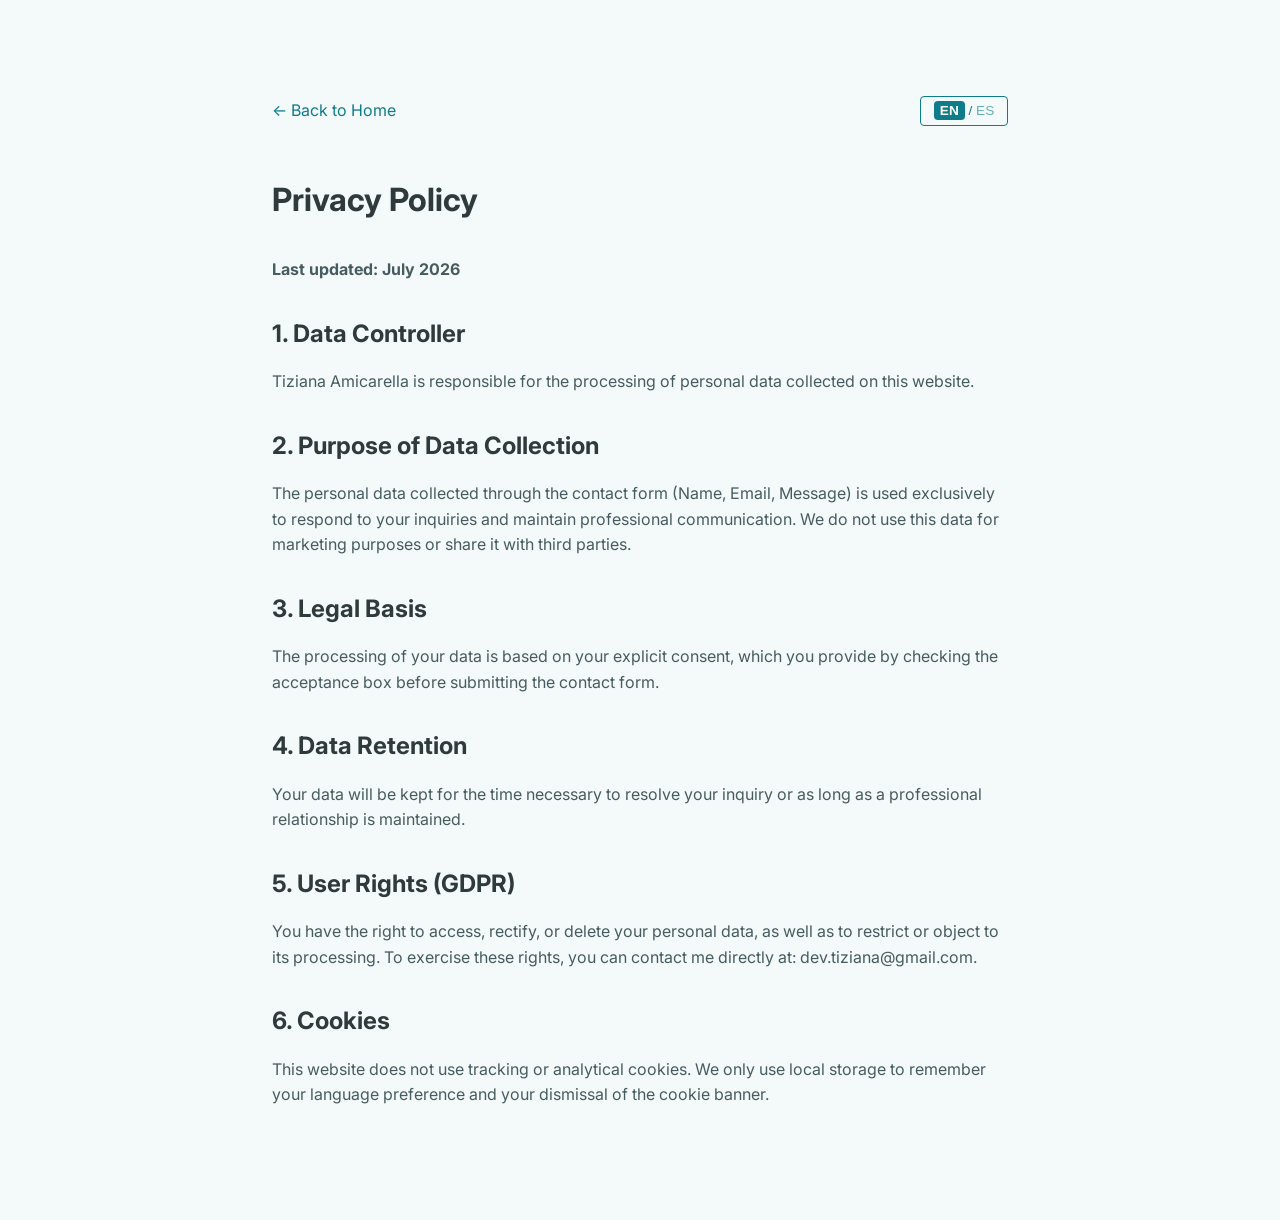
<file: privacy.html>
<!doctype html>
<html lang="en">
  <head>
    <meta charset="UTF-8" />
    <meta name="viewport" content="width=device-width, initial-scale=1.0" />
    <title>Privacy Policy | Tiziana Amicarella</title>
    <link rel="icon" href="favicon.ico" type="image/png" sizes="32x32" />
    <link
      rel="shortcut icon"
      href="favicon.ico"
      type="image/png"
      sizes="32x32"
    />
    <link rel="stylesheet" href="css/styles.css" />
    <link
      href="https://fonts.googleapis.com/css2?family=Inter:wght@300;400;500;600;700&display=swap"
      rel="stylesheet"
    />
    <style>
      .privacy-content {
        max-width: 800px;
        margin: 4rem auto;
        padding: 2rem;
        background: var(--bg-main);
        color: var(--text-primary);
      }
      .privacy-content h1 {
        margin-bottom: 2rem;
      }
      .privacy-content h2 {
        margin-top: 2rem;
        margin-bottom: 1rem;
      }
      .privacy-content p {
        margin-bottom: 1rem;
        color: var(--text-secondary);
      }
      .back-link {
        margin-bottom: 2rem;
        display: inline-block;
        color: var(--accent);
        text-decoration: none;
      }
      .back-link:hover {
        text-decoration: underline;
      }

      /* Language Toggle Active State */
      .lang-btn span {
        opacity: 0.6;
        transition: all 0.3s ease;
      }
      .lang-btn span.active {
        opacity: 1;
        font-weight: bold;
        background: var(--accent);
        color: #fff;
        padding: 2px 6px;
        border-radius: 4px;
      }
    </style>
  </head>
  <body class="lang-en-active">
    <main class="privacy-content">
      <div
        style="
          display: flex;
          justify-content: space-between;
          align-items: center;
          margin-bottom: 2rem;
          border-bottom: 1px solid var(--border-color);
          padding-bottom: 1rem;
        "
      >
        <a href="index.html" class="back-link" style="margin-bottom: 0"
          >&larr; <span class="lang-en">Back to Home</span
          ><span class="lang-es">Volver al Inicio</span></a
        >
        <button
          id="langToggle"
          class="lang-btn"
          style="
            background: transparent;
            border: 1px solid var(--accent);
            color: var(--accent);
            padding: 0.4rem 0.8rem;
            border-radius: 4px;
            cursor: pointer;
            font-weight: 500;
          "
        >
          <span class="en-text active">EN</span> /
          <span class="es-text">ES</span>
        </button>
      </div>

      <div class="lang-en">
        <h1>Privacy Policy</h1>
        <p><strong>Last updated: July 2026</strong></p>

        <h2>1. Data Controller</h2>
        <p>
          Tiziana Amicarella is responsible for the processing of personal data
          collected on this website.
        </p>

        <h2>2. Purpose of Data Collection</h2>
        <p>
          The personal data collected through the contact form (Name, Email,
          Message) is used exclusively to respond to your inquiries and maintain
          professional communication. We do not use this data for marketing
          purposes or share it with third parties.
        </p>

        <h2>3. Legal Basis</h2>
        <p>
          The processing of your data is based on your explicit consent, which
          you provide by checking the acceptance box before submitting the
          contact form.
        </p>

        <h2>4. Data Retention</h2>
        <p>
          Your data will be kept for the time necessary to resolve your inquiry
          or as long as a professional relationship is maintained.
        </p>

        <h2>5. User Rights (GDPR)</h2>
        <p>
          You have the right to access, rectify, or delete your personal data,
          as well as to restrict or object to its processing. To exercise these
          rights, you can contact me directly at: dev.tiziana@gmail.com.
        </p>

        <h2>6. Cookies</h2>
        <p>
          This website does not use tracking or analytical cookies. We only use
          local storage to remember your language preference and your dismissal
          of the cookie banner.
        </p>
      </div>

      <div class="lang-es">
        <h1>Política de Privacidad</h1>
        <p><strong>Última actualización: Julio 2026</strong></p>

        <h2>1. Responsable del Tratamiento</h2>
        <p>
          Tiziana Amicarella es el responsable del tratamiento de los datos
          personales recogidos en esta web.
        </p>

        <h2>2. Finalidad de los Datos</h2>
        <p>
          Los datos personales recogidos a través del formulario de contacto
          (Nombre, Email, Mensaje) se utilizan exclusivamente para responder a
          tus consultas y mantener comunicación profesional. No usamos estos
          datos para marketing ni los compartimos con terceros.
        </p>

        <h2>3. Base Legitimadora</h2>
        <p>
          El tratamiento de tus datos se basa en tu consentimiento explícito, el
          cual otorgas al marcar la casilla de aceptación antes de enviar el
          formulario.
        </p>

        <h2>4. Conservación de los Datos</h2>
        <p>
          Tus datos se conservarán durante el tiempo necesario para resolver tu
          consulta o mientras se mantenga una relación profesional.
        </p>

        <h2>5. Derechos del Usuario (RGPD)</h2>
        <p>
          Tienes derecho a acceder, rectificar o suprimir tus datos personales,
          así como a limitar u oponerte a su tratamiento. Para ejercer estos
          derechos, puedes contactarme en: dev.tiziana@gmail.com.
        </p>

        <h2>6. Cookies</h2>
        <p>
          Esta web no utiliza cookies analíticas ni de rastreo. Solo utilizamos
          almacenamiento local para recordar tu preferencia de idioma y si has
          ocultado el aviso de cookies.
        </p>
      </div>
    </main>

    <script src="js/script.js"></script>
  </body>
</html>
</file>
<file: css/styles.css>
:root {
  /* Sidebar en petróleo oscuro */
  --bg-sidebar: #12373d;
  --text-sidebar-primary: #f3fafb;
  --text-sidebar-secondary: #cfe6e9;

  /* Contenido principal y fondos suaves (tintados de teal) */
  --bg-main: #f4f9fa;
  --bg-main-alt: #e8f2f4;
  --bg-card: #fdffff;

  --text-primary: #2f3a3c;
  --text-secondary: #475c60;

  /* Acento sobre fondos claros (botones, fechas, bordes) */
  --accent: #0f7c8a;
  --accent-hover: #0b6470;

  /* Acento sobre la sidebar oscura (iconos, hover, avatar) */
  --accent-sidebar: #aab4ff;

  --border: #d9e8ea;
  --border-sidebar: rgba(255, 255, 255, 0.22);

  --font-sans: "Inter", sans-serif;
}

* {
  margin: 0;
  padding: 0;
  box-sizing: border-box;
}

html {
  scroll-behavior: smooth;
}

body {
  font-family: var(--font-sans);
  background-color: var(--bg-main);
  color: var(--text-primary);
  line-height: 1.6;
  display: flex;
  min-height: 100vh;
}

/* Multi-language Logic via CSS */
body.lang-en-active .lang-es {
  display: none !important;
}

body.lang-es-active .lang-en {
  display: none !important;
}

/* Sidebar */
.sidebar {
  width: 320px;
  background-color: var(--bg-sidebar);
  color: var(--text-sidebar-primary);
  position: fixed;
  height: 100vh;
  display: flex;
  flex-direction: column;
  padding: 2rem;
  z-index: 100;
  overflow-y: auto;
}

.sidebar-top {
  display: flex;
  justify-content: flex-end;
  align-items: center;
  margin-bottom: 1rem;
  width: 100%;
}

.mobile-menu-btn {
  display: none;
  background: transparent;
  border: 1px solid var(--border-sidebar);
  color: var(--text-sidebar-primary);
  padding: 0.4rem 0.8rem;
  border-radius: 4px;
  cursor: pointer;
  font-size: 1rem;
  transition: all 0.2s;
}

.mobile-menu-btn:hover {
  background: rgba(255, 255, 255, 0.08);
}

.lang-toggle-container {
  display: flex;
  justify-content: flex-end;
}

.lang-btn {
  background: transparent;
  border: 1px solid var(--border-sidebar);
  color: var(--text-sidebar-secondary);
  padding: 0.4rem 0.8rem;
  border-radius: 4px;
  cursor: pointer;
  font-size: 0.85rem;
  font-weight: 600;
  transition: all 0.2s;
}

.lang-btn:hover {
  border-color: var(--text-sidebar-primary);
}

.lang-btn .active {
  color: var(--text-sidebar-primary);
}

.profile {
  text-align: center;
  margin-bottom: 2rem;
  display: flex;
  flex-direction: column;
  align-items: center;
}

.avatar {
  width: 165px;
  height: 165px;
  min-width: 165px;
  min-height: 165px;
  border-radius: 50%;
  object-fit: cover;
  object-position: center 24%;
  border: 3px solid var(--accent-sidebar);
  margin-bottom: 1rem;
  display: block;
  image-rendering: auto;
  background: rgba(170, 180, 255, 0.2);
  transform: translateZ(0);
  -webkit-backface-visibility: hidden;
  backface-visibility: hidden;
  box-shadow: 0 8px 24px rgba(18, 55, 61, 0.25);
}

.profile h1 {
  font-size: 1.4rem;
  font-weight: 600;
  margin-bottom: 0.3rem;
}

.profile .title {
  color: var(--text-sidebar-secondary);
  font-size: 0.9rem;
  margin-bottom: 1rem;
}

.badge {
  display: inline-block;
  padding: 0.4rem 0.8rem;
  background: rgba(170, 180, 255, 0.18);
  color: var(--accent-sidebar);
  border-radius: 20px;
  font-size: 0.8rem;
  font-weight: 500;
  position: relative; /* added for subbadge positioning */
}

.subbadge {
  position: absolute;
  top: -8px;
  right: -8px;
  font-size: 0.65rem;
  background: var(--accent);
  color: #fff;
  width: 20px;
  height: 20px;
  display: flex;
  align-items: center;
  justify-content: center;
  border-radius: 50%;
  box-shadow: 0 2px 4px rgba(0, 0, 0, 0.2);
  cursor: help;
}

.side-nav {
  display: flex;
  flex-direction: column;
  gap: 0.5rem;
  flex-grow: 1;
}

.side-nav a {
  text-decoration: none;
  color: var(--text-sidebar-secondary);
  padding: 0.8rem 1rem;
  border-radius: 8px;
  transition: all 0.2s ease;
  display: flex;
  align-items: center;
  gap: 1rem;
  font-weight: 500;
}

.side-nav a:hover,
.side-nav a.active {
  background-color: rgba(255, 255, 255, 0.08);
  color: var(--text-sidebar-primary);
}

.side-nav a i {
  width: 20px;
  text-align: center;
  color: var(--accent-sidebar);
}

.contact-links {
  margin-top: auto;
  display: flex;
  flex-direction: column;
  gap: 0.8rem;
  padding-top: 2rem;
  border-top: 1px solid var(--border-sidebar);
}

.contact-links a {
  text-decoration: none;
  color: var(--text-sidebar-secondary);
  font-size: 0.9rem;
  display: flex;
  align-items: center;
  gap: 0.8rem;
  transition: color 0.2s;
}

.contact-links a:hover {
  color: var(--accent-sidebar);
}

/* Main Content */
.main-content {
  margin-left: 320px;
  flex-grow: 1;
  padding: 6rem 10% 4rem 10%; /* Increased top padding for top bar */
  background-color: var(--bg-main);
}

/* Top Bar */
.top-bar {
  position: fixed;
  top: 0;
  left: 320px;
  width: calc(100% - 320px);
  background: rgba(255, 255, 255, 0.95);
  backdrop-filter: blur(5px);
  padding: 1rem 2.5rem;
  display: flex;
  justify-content: space-between;
  align-items: center;
  z-index: 90;
  box-shadow: 0 2px 10px rgba(0, 0, 0, 0.05);
  border-bottom: 1px solid var(--border);
}

.top-certs {
  display: flex;
  gap: 1rem;
  align-items: center;
}

.cert-badge-link {
  display: inline-flex;
  align-items: center;
  gap: 0.4rem;
  padding: 0.3rem 0.6rem;
  background: rgba(15, 124, 138, 0.12);
  color: #0b6470;
  border-radius: 20px;
  font-size: 0.8rem;
  font-weight: 500;
  text-decoration: none;
  transition:
    transform 0.2s,
    background 0.2s;
  flex-shrink: 0;
}

.cert-badge-link:hover {
  transform: scale(1.05);
  background: rgba(15, 124, 138, 0.22);
}

.cert-badge-img {
  width: 22px;
  height: 22px;
  border-radius: 3px;
  object-fit: contain;
}

.top-download {
  display: flex;
  align-items: center;
}

.flag-link {
  text-decoration: none;
  font-size: 1.4rem;
  margin: 0 0.3rem;
  transition: transform 0.2s;
  display: inline-block;
}

.flag-link:hover {
  transform: scale(1.15);
}

.section {
  margin-bottom: 5rem;
  scroll-margin-top: 6rem; /* Offsets scroll to account for the fixed top bar */
}

.section-title {
  font-size: 1.8rem;
  font-weight: 700;
  margin-bottom: 2rem;
  color: var(--text-primary);
  border-bottom: 2px solid var(--bg-main-alt);
  padding-bottom: 0.5rem;
  display: inline-block;
}

.text-content p {
  margin-bottom: 1rem;
  color: var(--text-secondary);
  font-size: 1.05rem;
}

.text-content ul {
  margin-top: 1rem;
  margin-left: 1.5rem;
  color: var(--text-secondary);
}

.text-content li {
  margin-bottom: 0.5rem;
}

/* Skills */
.skills-grid {
  display: grid;
  grid-template-columns: repeat(auto-fit, minmax(240px, 1fr));
  gap: 1.5rem;
}

.skill-group {
  background: var(--bg-main-alt);
  border: 1px solid var(--border);
  border-radius: 8px;
  padding: 1.5rem;
  transition:
    transform 0.2s ease,
    border-color 0.2s ease,
    box-shadow 0.2s ease;
}

.skill-group:hover {
  transform: translateY(-2px);
  border-color: rgba(15, 124, 138, 0.45);
  box-shadow: 0 8px 20px rgba(15, 23, 42, 0.08);
}

.skill-group h3 {
  margin-bottom: 1rem;
  font-size: 1.08rem;
  color: var(--text-primary);
  letter-spacing: 0.02em;
}

.tags {
  display: flex;
  flex-wrap: wrap;
  gap: 0.5rem;
}

.tags span {
  display: inline-flex;
  align-items: center;
  background: #ffffff;
  border: 1px solid var(--border);
  padding: 0.4rem 0.8rem;
  border-radius: 4px;
  font-size: 0.82rem;
  color: var(--text-secondary);
  line-height: 1.2;
}

.tags span:hover {
  border-color: rgba(15, 124, 138, 0.5);
  color: var(--text-primary);
}

.tags i {
  margin-right: 0.5rem;
  min-width: 12px;
}

/* Timeline (Experience / Education) */
.timeline {
  position: relative;
  max-width: 800px;
}

.timeline::before {
  content: "";
  position: absolute;
  left: 15px;
  top: 0;
  bottom: 0;
  width: 2px;
  background: var(--border);
}

.timeline-item {
  position: relative;
  padding-left: 3rem;
  margin-bottom: 3rem;
}

.timeline-item::before {
  content: "";
  position: absolute;
  left: 8px;
  top: 5px;
  width: 16px;
  height: 16px;
  border-radius: 50%;
  background: #ffffff;
  border: 2px solid var(--accent);
}

.timeline-meta {
  margin-bottom: 0.5rem;
}

.timeline-date {
  color: var(--accent);
  font-weight: 600;
  font-size: 0.9rem;
}

.timeline-body h3 {
  font-size: 1.2rem;
  color: var(--text-primary);
  margin-bottom: 0.2rem;
}

.timeline-body h4 {
  color: var(--text-secondary);
  font-weight: 500;
  margin-bottom: 1rem;
}

.project-card {
  background: #ffffff;
  border: 1px solid var(--border);
  border-radius: 8px;
  padding: 1.5rem;
  box-shadow: 0 4px 6px -1px rgba(0, 0, 0, 0.05);
}

.project-header h3 {
  font-size: 1.1rem;
  margin-bottom: 0.8rem;
  color: var(--text-primary);
}

.project-card p {
  color: var(--text-secondary);
  font-size: 0.95rem;
}

/* Contact */
.contact-grid {
  display: grid;
  grid-template-columns: 1fr 1fr;
  gap: 3rem;
}

.contact-detail {
  display: flex;
  align-items: center;
  gap: 1rem;
  color: var(--text-primary);
  margin-bottom: 1rem;
}

.contact-detail i {
  color: var(--accent);
}

.social-row {
  display: flex;
  gap: 1rem;
  margin-top: 1rem;
}

.social-row a {
  color: var(--text-secondary);
  font-size: 1.5rem;
  transition: color 0.2s;
}

.social-row a:hover {
  color: var(--accent);
}

.contact-form {
  display: flex;
  flex-direction: column;
  gap: 1rem;
}

.contact-form input,
.contact-form textarea {
  width: 100%;
  border: 1px solid var(--border);
  padding: 0.8rem;
  border-radius: 4px;
  font-family: var(--font-sans);
  font-size: 1rem;
}

.contact-form input:focus,
.contact-form textarea:focus {
  outline: none;
  border-color: var(--accent);
}

.contact-form button {
  background: var(--accent);
  color: #fff;
  border: none;
  padding: 1rem;
  border-radius: 4px;
  font-size: 1rem;
  font-weight: 600;
  cursor: pointer;
  transition: background 0.2s;
}

.contact-form button:hover {
  background: var(--accent-hover);
}

/* Responsive */
@media (max-width: 1024px) {
  .main-content {
    padding: 4rem 5%;
  }
  .contact-grid {
    grid-template-columns: 1fr;
  }
}

@media (max-width: 768px) {
  body {
    flex-direction: column;
  }
  .sidebar {
    width: 100%;
    height: auto;
    position: relative;
    padding: 1.5rem;
  }
  .sidebar-top {
    justify-content: space-between;
    margin-bottom: 0.5rem;
  }
  .mobile-menu-btn {
    display: inline-flex;
    align-items: center;
    gap: 0.5rem;
  }
  .side-nav {
    display: none;
    flex-direction: column;
    gap: 0.4rem;
    margin-top: 1.5rem;
    padding-top: 1rem;
    border-top: 1px solid var(--border-sidebar);
    animation: slideDown 0.3s ease-in-out;
  }
  .side-nav.active {
    display: flex;
  }
  .top-bar {
    position: relative;
    left: 0;
    width: 100%;
    flex-direction: column;
    justify-content: center;
    gap: 1rem;
    padding: 1rem;
  }
  .main-content {
    margin-left: 0;
    padding: 2rem 5%;
  }
}

@keyframes slideDown {
  from {
    opacity: 0;
    transform: translateY(-8px);
  }
  to {
    opacity: 1;
    transform: translateY(0);
  }
}

/* GDPR & Cookie Banner */
.gdpr-checkbox {
  display: flex;
  align-items: flex-start;
  gap: 0.5rem;
  margin-bottom: 0.5rem;
}

.gdpr-checkbox input {
  width: auto;
  margin-top: 0.3rem;
  cursor: pointer;
}

.captcha-group {
  display: flex;
  flex-direction: column;
  gap: 0.5rem;
  margin-bottom: 0.5rem;
}

.captcha-group label {
  font-size: 0.9rem;
  color: var(--text-primary);
  font-weight: 500;
}

.captcha-group input {
  width: 150px;
}

.gdpr-checkbox label {
  font-size: 0.85rem;
  color: var(--text-secondary);
  line-height: 1.4;
}

.gdpr-checkbox a {
  color: var(--accent);
  text-decoration: none;
}

.gdpr-checkbox a:hover {
  text-decoration: underline;
}

.cookie-banner {
  position: fixed;
  bottom: -100px;
  left: 0;
  width: 100%;
  background-color: var(--bg-sidebar);
  color: var(--text-sidebar-primary);
  padding: 1rem 2rem;
  display: flex;
  justify-content: space-between;
  align-items: center;
  gap: 2rem;
  z-index: 1000;
  box-shadow: 0 -4px 10px rgba(0, 0, 0, 0.1);
  transition: bottom 0.4s ease-in-out;
}

.cookie-banner.show {
  bottom: 0;
}

.cookie-content {
  font-size: 0.9rem;
  color: var(--text-sidebar-secondary);
}

.cookie-btn {
  background: var(--accent-sidebar);
  color: var(--bg-sidebar);
  border: none;
  padding: 0.6rem 1.2rem;
  border-radius: 4px;
  font-weight: 600;
  cursor: pointer;
  white-space: nowrap;
}

.cookie-btn:hover {
  background: #fff;
}

@media (max-width: 768px) {
  .cookie-banner {
    flex-direction: column;
    text-align: center;
    gap: 1rem;
  }
}

/* --- Back to Top Button --- */
#backToTop {
  position: fixed;
  bottom: 2rem;
  right: 2rem;
  z-index: 999;
  width: 2.8rem;
  height: 2.8rem;
  border-radius: 50%;
  border: none;
  background: var(--accent);
  color: #fff;
  font-size: 1rem;
  cursor: pointer;
  display: flex;
  align-items: center;
  justify-content: center;
  opacity: 0;
  pointer-events: none;
  transform: translateY(1rem);
  transition:
    opacity 0.3s ease,
    transform 0.3s ease,
    background 0.2s;
  box-shadow: 0 4px 15px rgba(0, 0, 0, 0.3);
}

#backToTop.visible {
  opacity: 1;
  pointer-events: auto;
  transform: translateY(0);
}

#backToTop:hover {
  background: var(--accent-hover);
}
</file>
